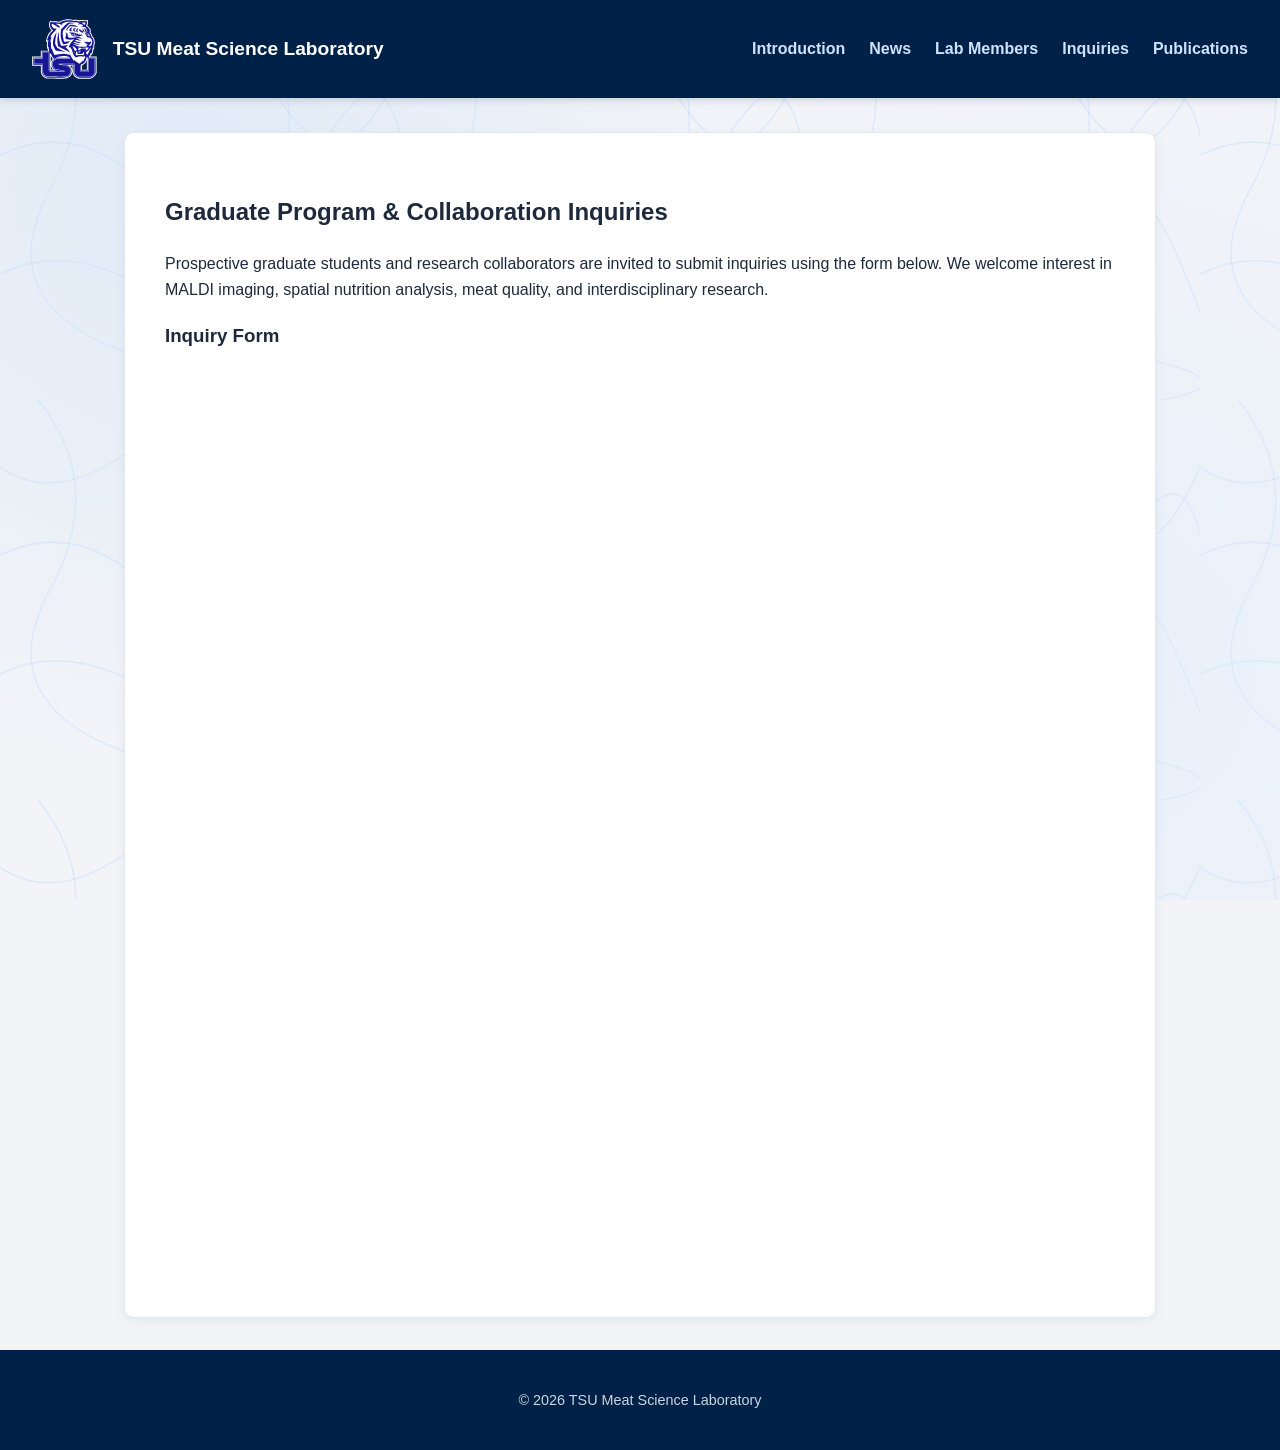
<file: inquiry.html>
<!DOCTYPE html>
<html lang="en">
<head>
  <meta charset="UTF-8">
  <title>TSU Meat Science Laboratory</title>
  <link rel="stylesheet" href="style.css">
  <script src="script.js" defer></script>
</head>
  
<body>
<header id="siteHeader">
  <div class="header-brand" style="display: flex; align-items: center; gap: 1rem;">
    <img src="images/Tennessee_State_Athletics_logo.svg" alt="TSU Logo" class="logo">
    <h1 style="font-size: 1.2rem; margin: 0; color: #ffffff; font-weight: 700; white-space: nowrap;">TSU Meat Science Laboratory</h1>
  </div>
  <nav>
    <ul>
      <li><a href="index.html" class="active">Introduction</a></li>
      <li><a href="news.html">News</a></li>
      <li><a href="members.html">Lab Members</a></li>
      <li><a href="inquiry.html">Inquiries</a></li>
      <li><a href="publications.html">Publications</a></li>
    </ul>
  </nav>
</header>


<main>
  <section>
    <h2>Graduate Program & Collaboration Inquiries</h2>
    <p>
      Prospective graduate students and research collaborators are invited to
      submit inquiries using the form below. We welcome interest in MALDI imaging,
      spatial nutrition analysis, meat quality, and interdisciplinary research.
    </p>
  </section>

  <section>
    <h3>Inquiry Form</h3>

    <!-- Replace FORM_ID with your Google Form embed link -->
    <iframe src="https://docs.google.com/forms/d/e/1FAIpQLSeJ-m70WJKZGVw6PqFKxltyuNn5AKTIzMitqZ0tr5y_y2zW2Q/viewform?embedded=true"
            width="100%" height="900" frameborder="0" marginheight="0" marginwidth="0">
      Loading…
    </iframe>

  </section>
</main>

<footer>
  <p>&copy; 2026 TSU Meat Science Laboratory</p>
</footer>
<!-- Scroll trigger script for transparent sticky header -->
<script>
  window.addEventListener('scroll', () => {
    const header = document.getElementById('siteHeader');
    if (window.scrollY > 40) {
      header.classList.add('scrolled');
    } else {
      header.classList.remove('scrolled');
    }
  });
</script>
</body>
</html>
</file>
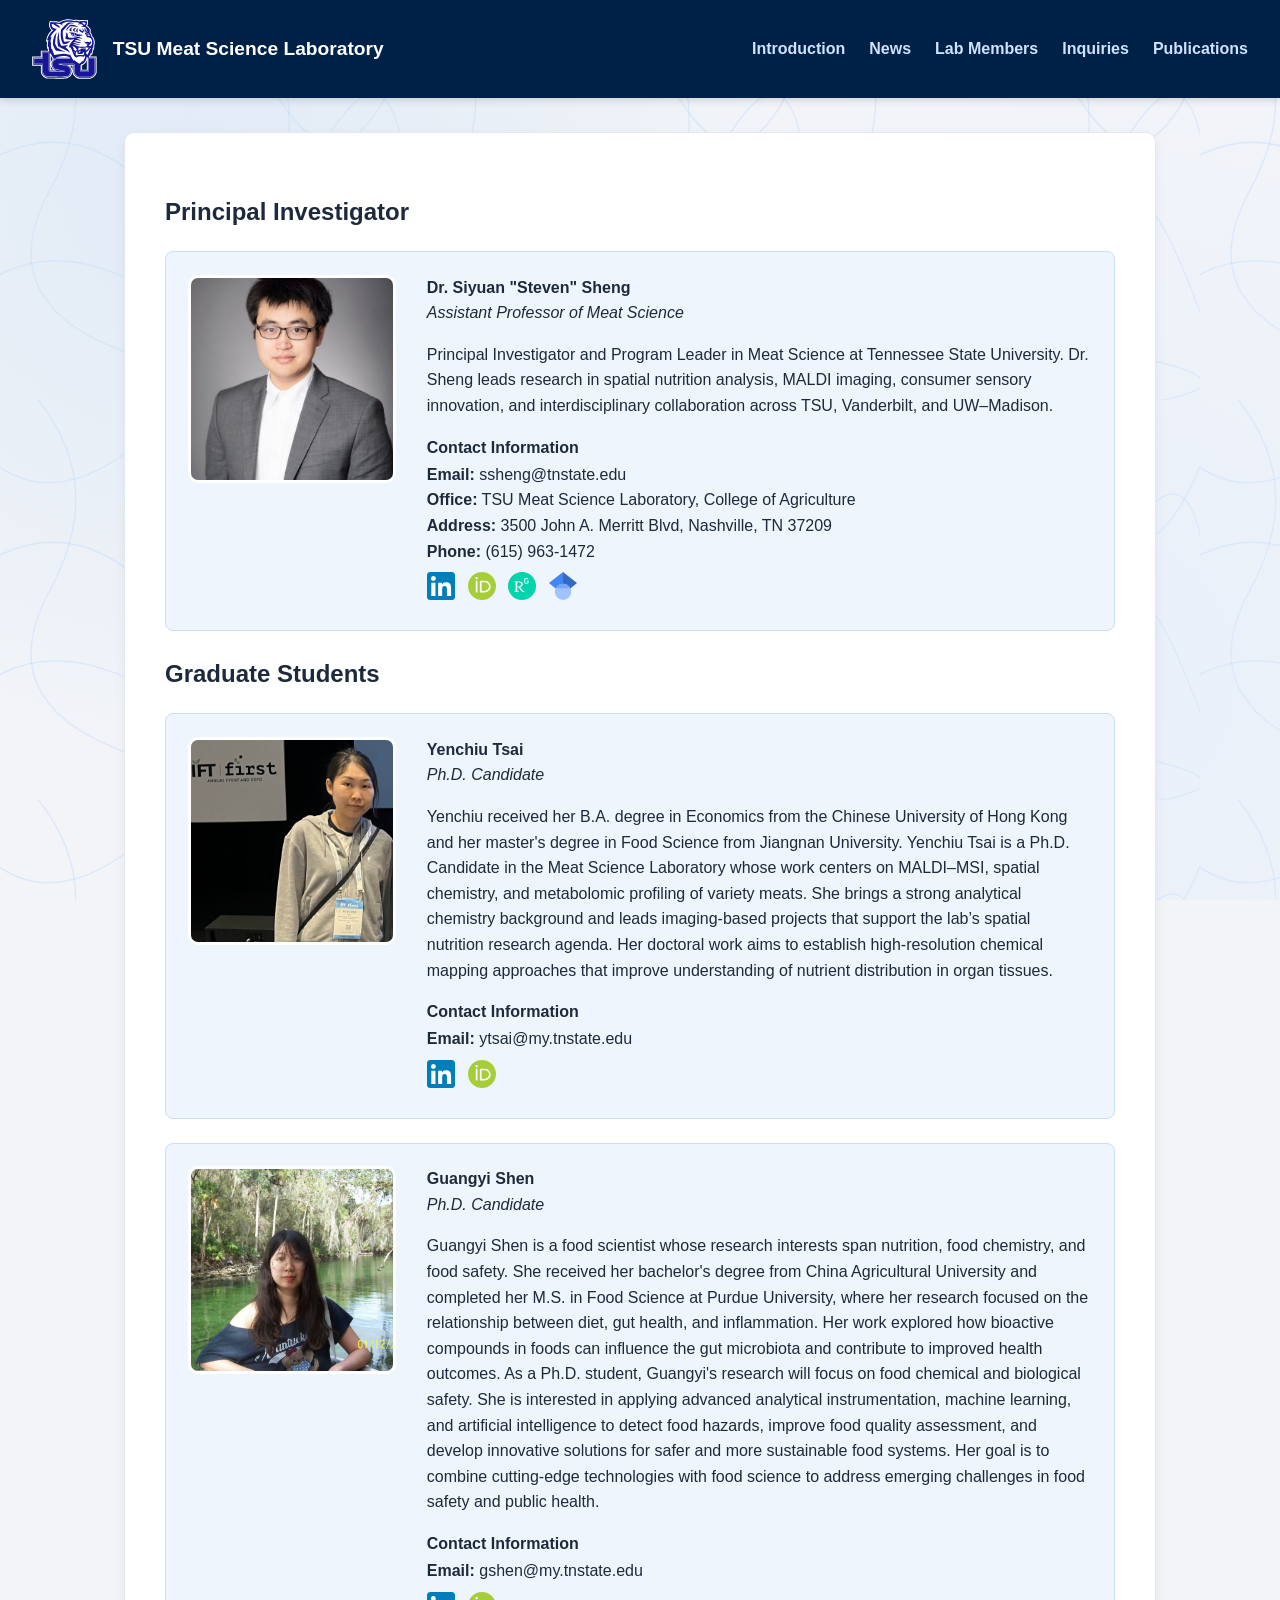
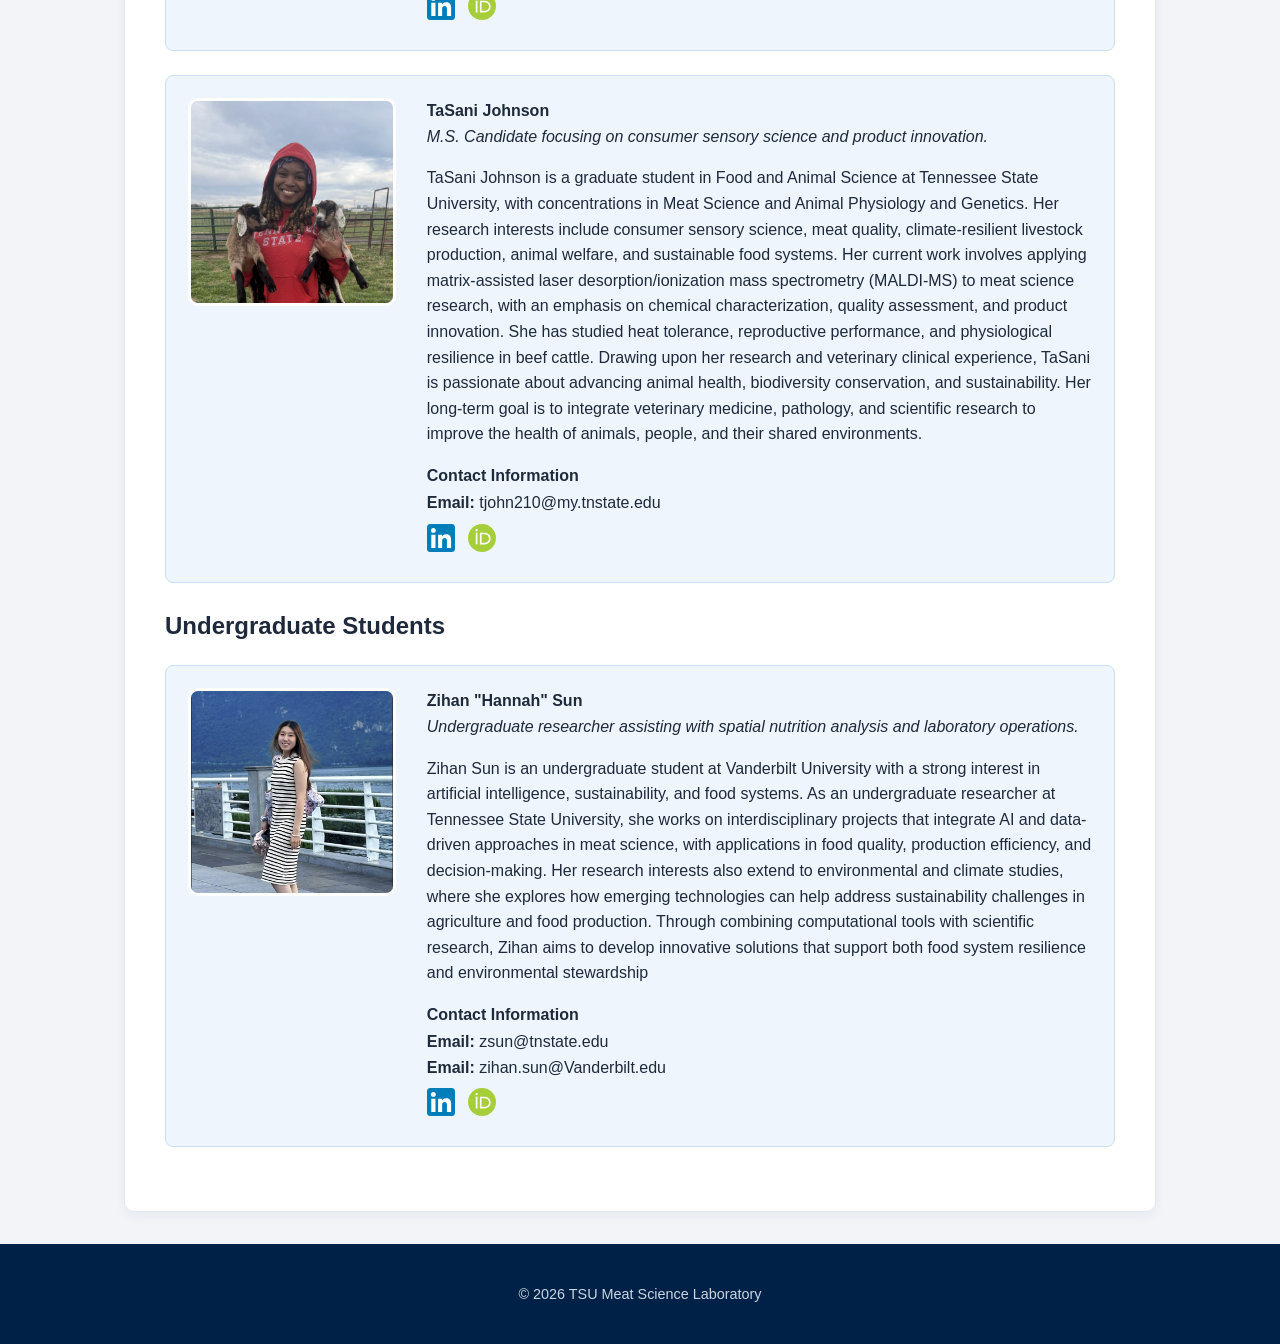
<file: members.html>
<!DOCTYPE html>
<html lang="en">
<head>
  <meta charset="UTF-8">
  <title>TSU Meat Science Laboratory</title>
  <link rel="stylesheet" href="style.css">
  <script src="script.js" defer></script>
</head>
  
<body>
<header id="siteHeader">
  <div class="header-brand" style="display: flex; align-items: center; gap: 1rem;">
    <img src="images/Tennessee_State_Athletics_logo.svg" alt="TSU Logo" class="logo">
    <h1 style="font-size: 1.2rem; margin: 0; color: #ffffff; font-weight: 700; white-space: nowrap;">TSU Meat Science Laboratory</h1>
  </div>
  <nav>
    <ul>
      <li><a href="index.html" class="active">Introduction</a></li>
      <li><a href="news.html">News</a></li>
      <li><a href="members.html">Lab Members</a></li>
      <li><a href="inquiry.html">Inquiries</a></li>
      <li><a href="publications.html">Publications</a></li>
    </ul>
  </nav>
</header>

<main>
<section>
  <h2>Principal Investigator</h2>
  <div class="member-card">
    <img src="images/Sheng.jpg" alt="PI Photo" class="member-photo">
    <div>
      <strong>Dr. Siyuan "Steven" Sheng</strong>
      <br><i>Assistant Professor of Meat Science</i>
      <p>
        Principal Investigator and Program Leader in Meat Science at Tennessee
        State University. Dr. Sheng leads research in spatial nutrition analysis,
        MALDI imaging, consumer sensory innovation, and interdisciplinary
        collaboration across TSU, Vanderbilt, and UW–Madison.
      </p>

      <h4>Contact Information</h4>
      <p>
        <strong>Email:</strong> ssheng@tnstate.edu<br>
        <strong>Office:</strong> TSU Meat Science Laboratory, College of Agriculture<br>
        <strong>Address:</strong> 3500 John A. Merritt Blvd, Nashville, TN 37209<br>
        <strong>Phone:</strong> (615) 963‑1472<br>
      </p>

      <div class="social-links">
        <a href="https://www.linkedin.com/in/siyuansheng/" target="_blank">
          <img src="images/linkedin.svg" alt="LinkedIn" class="social-icon">
        </a>

        <a href="https://orcid.org/0000-0002-2434-0590" target="_blank">
          <img src="images/orcid.svg" alt="ORCID" class="social-icon">
        </a>

        <a href="https://www.researchgate.net/profile/Siyuan-Sheng-2?ev=hdr_xprf" target="_blank">
          <img src="images/rg.svg" alt="ResearchGate" class="social-icon">
        </a>

        <a href="https://scholar.google.com/citations?user=1sIUqeEAAAAJ&hl=en&oi=ao" target="_blank">
          <img src="images/gg.svg" alt="GoogleScholar" class="social-icon">
        </a>
        
      </div>

    </div>
  </div>
</section>

<section>
  <h2>Graduate Students</h2>

  <div class="member-card">
    <img src="images/YC.jpg" class="member-photo" alt="Yenchiu Tsai">
    <div>
      <strong>Yenchiu Tsai</strong>
      <br><i>Ph.D. Candidate </i>
      <p>
      Yenchiu received her B.A. degree in Economics from the Chinese University of Hong Kong and her master's degree in Food Science from Jiangnan University.
      Yenchiu Tsai is a Ph.D. Candidate in the Meat Science Laboratory whose work centers on MALDI–MSI, 
      spatial chemistry, and metabolomic profiling of variety meats. She brings a strong analytical chemistry 
      background and leads imaging‑based projects that support the lab’s spatial nutrition research agenda. 
      Her doctoral work aims to establish high‑resolution chemical mapping approaches that improve understanding of nutrient distribution in organ tissues.
      </p>

      <h4>Contact Information</h4>
      <p>
        <strong>Email:</strong> ytsai@my.tnstate.edu<br>
      </p>
      
      <div class="social-links">
        <a href="https://www.linkedin.com/in/yenchiu-tsai-5b58a6a2/" target="_blank">
          <img src="images/linkedin.svg" alt="LinkedIn" class="social-icon">
        </a>
        <a href="https://orcid.org/0009-0000-2608-1732" target="_blank">
          <img src="images/orcid.svg" alt="ORCID" class="social-icon">
        </a>
      </div>
    </div>
  </div>

  <div class="member-card">
    <img src="images/SGY.jpeg" class="member-photo" alt="Guangyi Shen">
    <div>
      <strong>Guangyi Shen</strong>
      <br><i>Ph.D. Candidate</i>
      <p>
      Guangyi Shen is a food scientist whose research interests span nutrition, food chemistry, and food safety. 
      She received her bachelor's degree from China Agricultural University and completed her M.S. in Food Science at Purdue University, 
      where her research focused on the relationship between diet, gut health, and inflammation. 
      Her work explored how bioactive compounds in foods can influence the gut microbiota and contribute to improved health outcomes.
      As a Ph.D. student, Guangyi's research will focus on food chemical and biological safety. 
      She is interested in applying advanced analytical instrumentation, machine learning, and artificial intelligence to detect food hazards, improve food quality assessment, and develop innovative solutions for safer and more sustainable food systems. 
      Her goal is to combine cutting-edge technologies with food science to address emerging challenges in food safety and public health.
      </p>

      <h4>Contact Information</h4>
      <p>
        <strong>Email:</strong> gshen@my.tnstate.edu<br>
      </p>
      
      <div class="social-links">
        <a href="https://www.linkedin.com/in/guangyi-shen-b05a9a372/" target="_blank">
          <img src="images/linkedin.svg" alt="LinkedIn" class="social-icon">
        </a>
        <a href="https://orcid.org/0009-0001-7905-5252" target="_blank">
          <img src="images/orcid.svg" alt="ORCID" class="social-icon">
        </a>
      </div>
    </div>
  </div>

  <div class="member-card">
    <img src="images/Tasani.JPG" class="member-photo" alt="TaSani Johnson">
    <div>
      <strong>TaSani Johnson</strong>
      <br><i>M.S. Candidate focusing on consumer sensory science and product innovation.</i>
      <p>
      TaSani Johnson is a graduate student in Food and Animal Science at Tennessee State University, with concentrations in Meat Science and Animal Physiology and Genetics. Her research interests include consumer sensory science, meat quality, climate-resilient livestock production, animal welfare, and sustainable food systems. Her current work involves applying matrix-assisted laser desorption/ionization mass spectrometry (MALDI-MS) to meat science research, with an emphasis on chemical characterization, quality assessment, and product innovation. She has studied heat tolerance, reproductive performance, and physiological resilience in beef cattle. Drawing upon her research and veterinary clinical experience, TaSani is passionate about advancing animal health, biodiversity conservation, and sustainability. Her long-term goal is to integrate veterinary medicine, pathology, and scientific research to improve the health of animals, people, and their shared environments.
      </p>
      <h4>Contact Information</h4>
      <p>
        <strong>Email:</strong> tjohn210@my.tnstate.edu<br>
      </p>
      
      <div class="social-links">
        <a href="https://www.linkedin.com/in/tasani-johnson-57461a406/" target="_blank">
          <img src="images/linkedin.svg" alt="LinkedIn" class="social-icon">
        </a>
        <a href="https://orcid.org/YOUR-ORCID-TASANI" target="_blank">
          <img src="images/orcid.svg" alt="ORCID" class="social-icon">
        </a>
      </div>
    </div>
  </div>


<section>
  <h2>Undergraduate Students</h2>

  <div class="member-card">
    <img src="images/Zihan.jpg" class="member-photo" alt="Zihan Sun">
    <div>
      <strong>Zihan "Hannah" Sun</strong>
      <br><i>Undergraduate researcher assisting with spatial nutrition analysis and laboratory operations.</i>
      <p>
      Zihan Sun is an undergraduate student at Vanderbilt University with a strong interest in artificial intelligence, sustainability, and food systems. As an undergraduate researcher at Tennessee State University, she works on interdisciplinary projects that integrate AI and data-driven approaches in meat science, with applications in food quality, production efficiency, and decision-making. Her research interests also extend to environmental and climate studies, where she explores how emerging technologies can help address sustainability challenges in agriculture and food production. Through combining computational tools with scientific research, Zihan aims to develop innovative solutions that support both food system resilience and environmental stewardship
      <h4>Contact Information</h4>
      <p>
        <strong>Email:</strong> zsun@tnstate.edu<br>
        <strong>Email:</strong> zihan.sun@Vanderbilt.edu<br>
      </p>
      <div class="social-links">
        <a href="https://www.linkedin.com/in/zihan-sun-a57b81300/" target="_blank">
          <img src="images/linkedin.svg" alt="LinkedIn" class="social-icon">
        </a>
        <a href="https://orcid.org/0009-0008-1053-2285/" target="_blank">
          <img src="images/orcid.svg" alt="ORCID" class="social-icon">
        </a>
      </div>
    </div>
  </div>

</section>

</main>

<footer>
  <p>&copy; 2026 TSU Meat Science Laboratory</p>
</footer>
<!-- Scroll trigger script for transparent sticky header -->
<script>
  window.addEventListener('scroll', () => {
    const header = document.getElementById('siteHeader');
    if (window.scrollY > 40) {
      header.classList.add('scrolled');
    } else {
      header.classList.remove('scrolled');
    }
  });
</script>
</body>
</html>
</file>
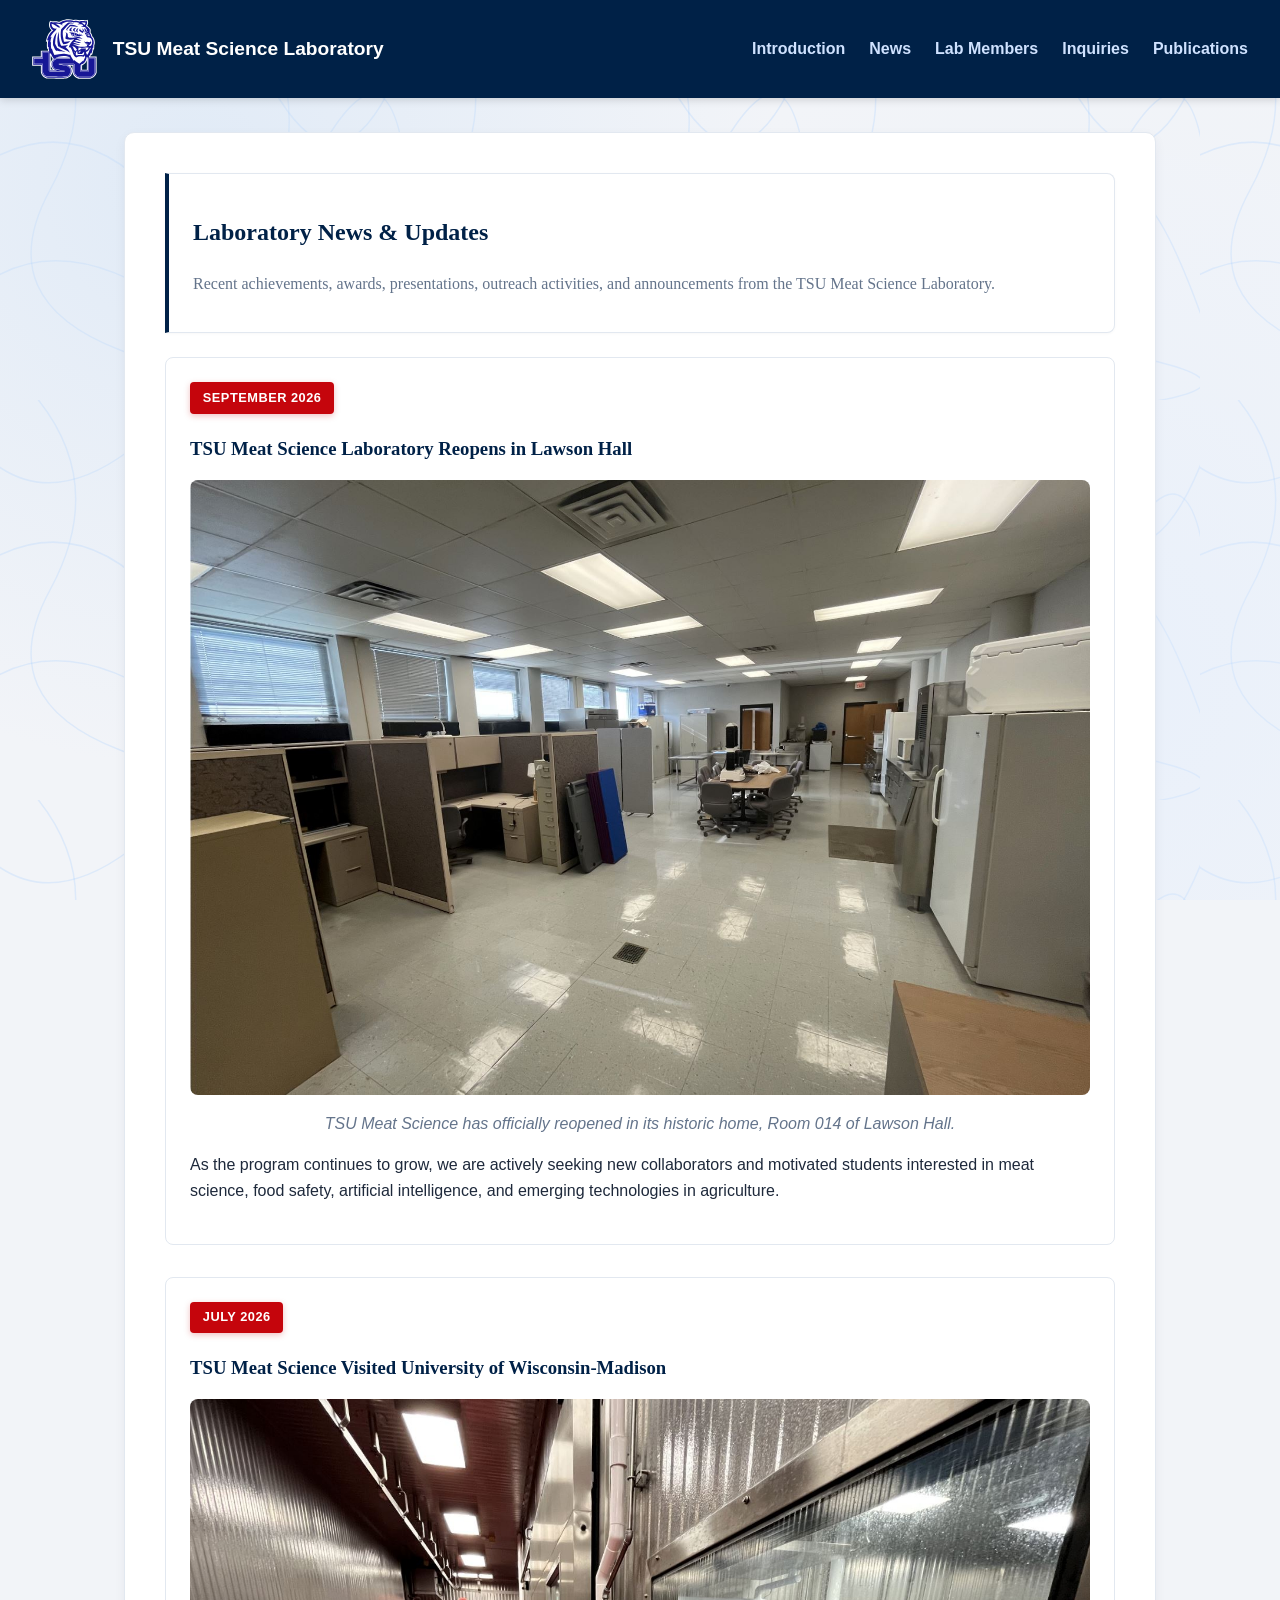
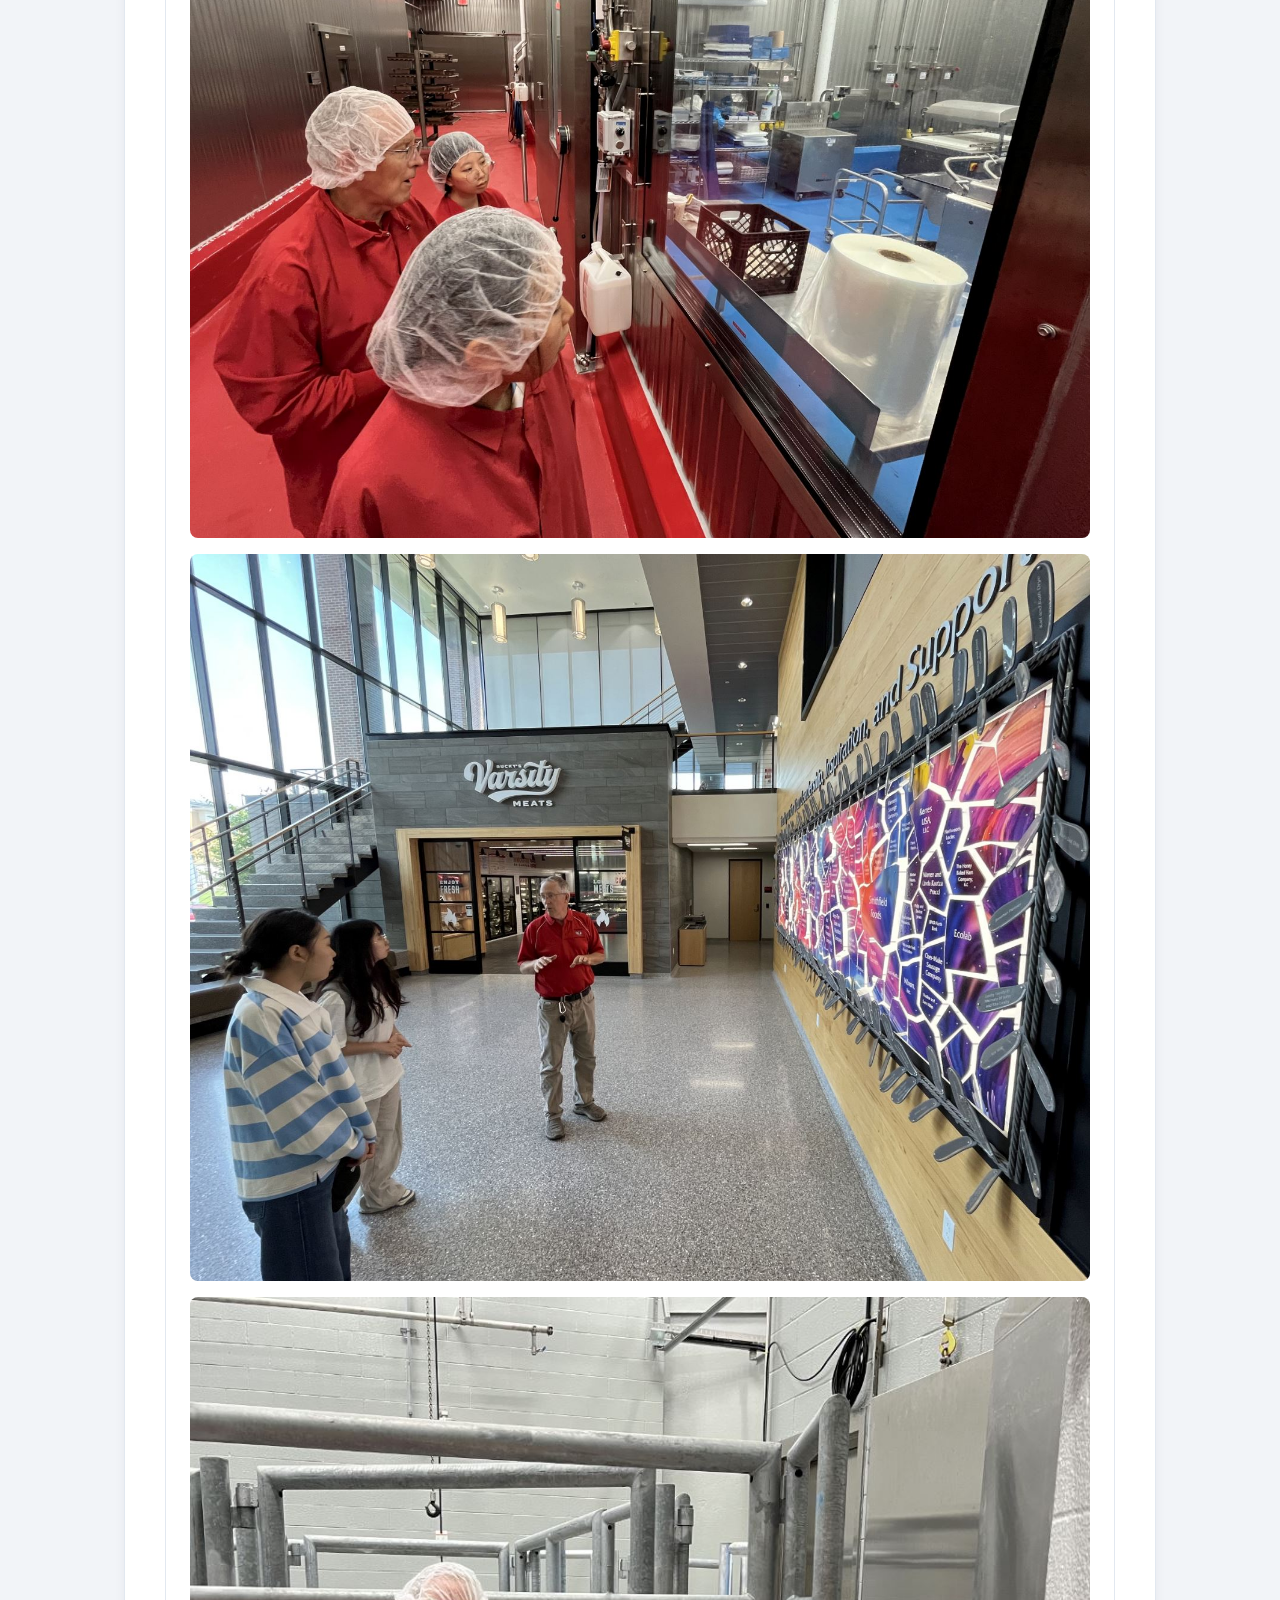
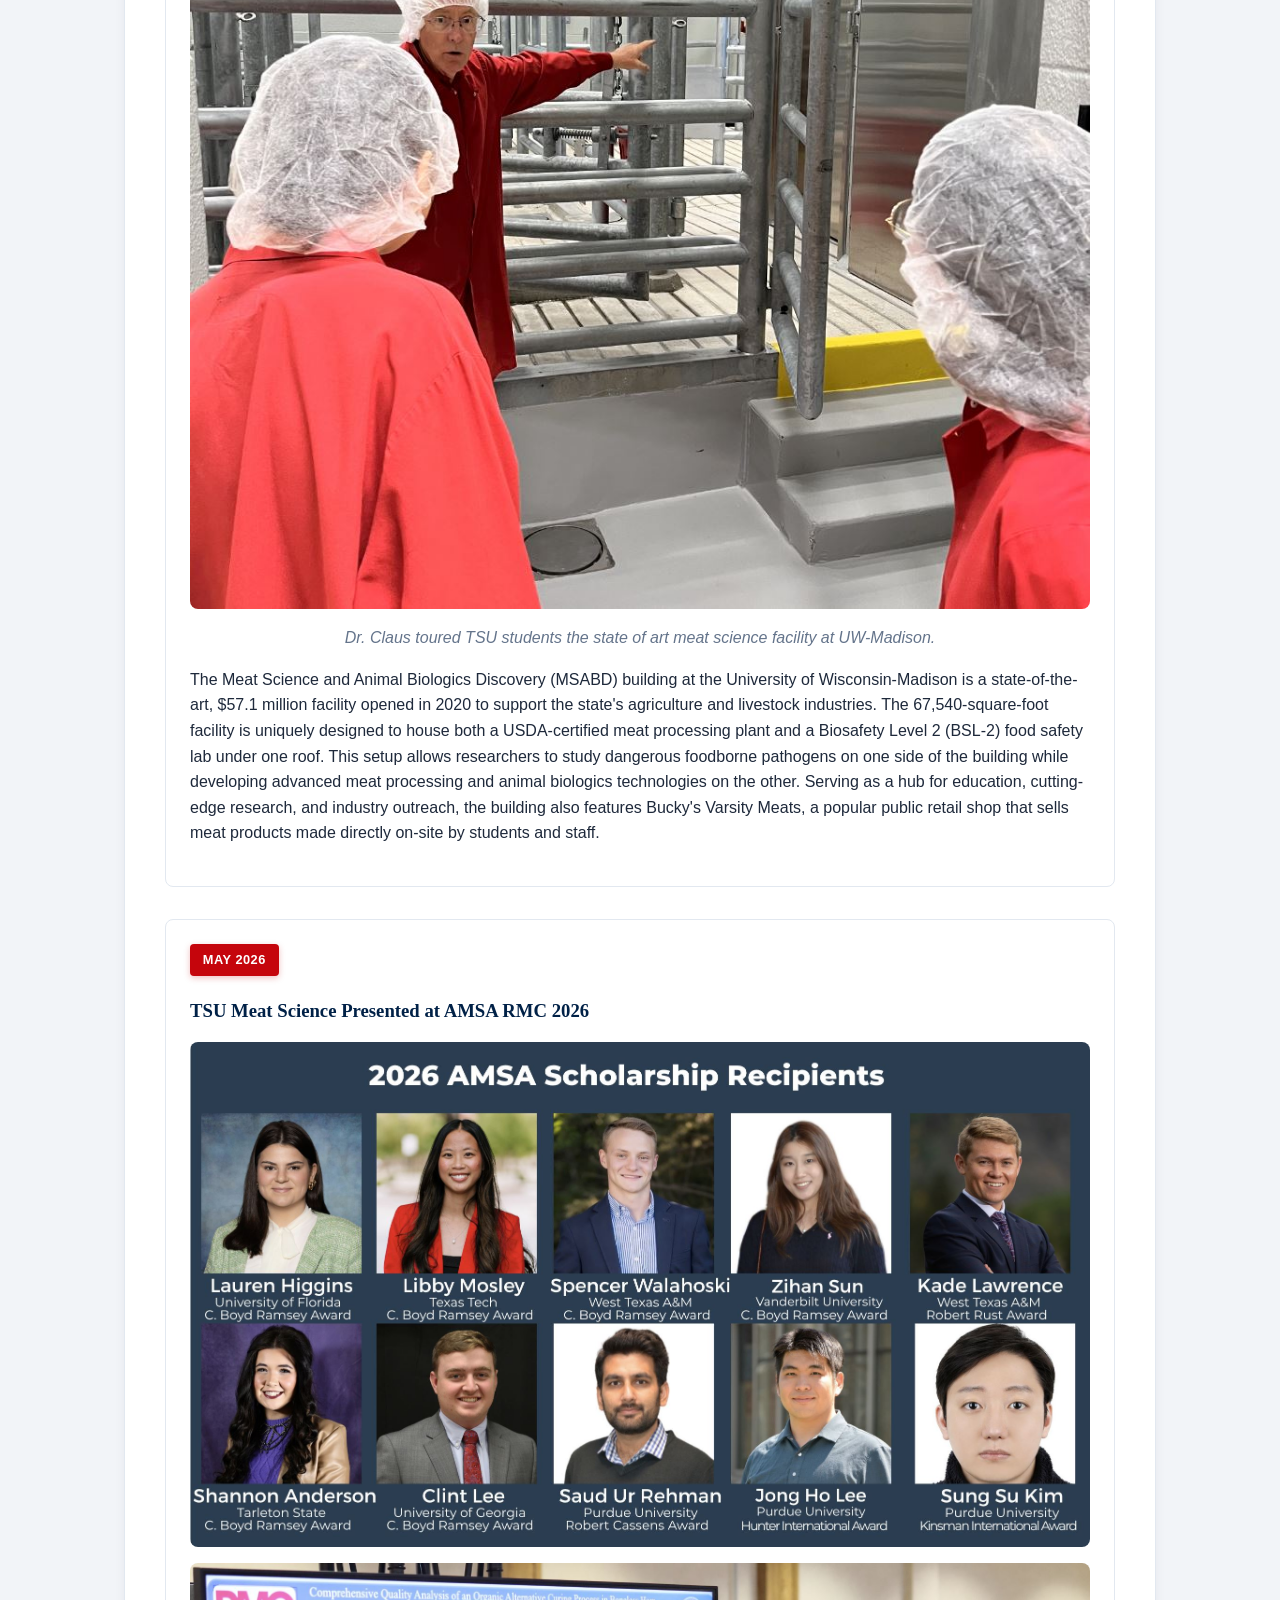
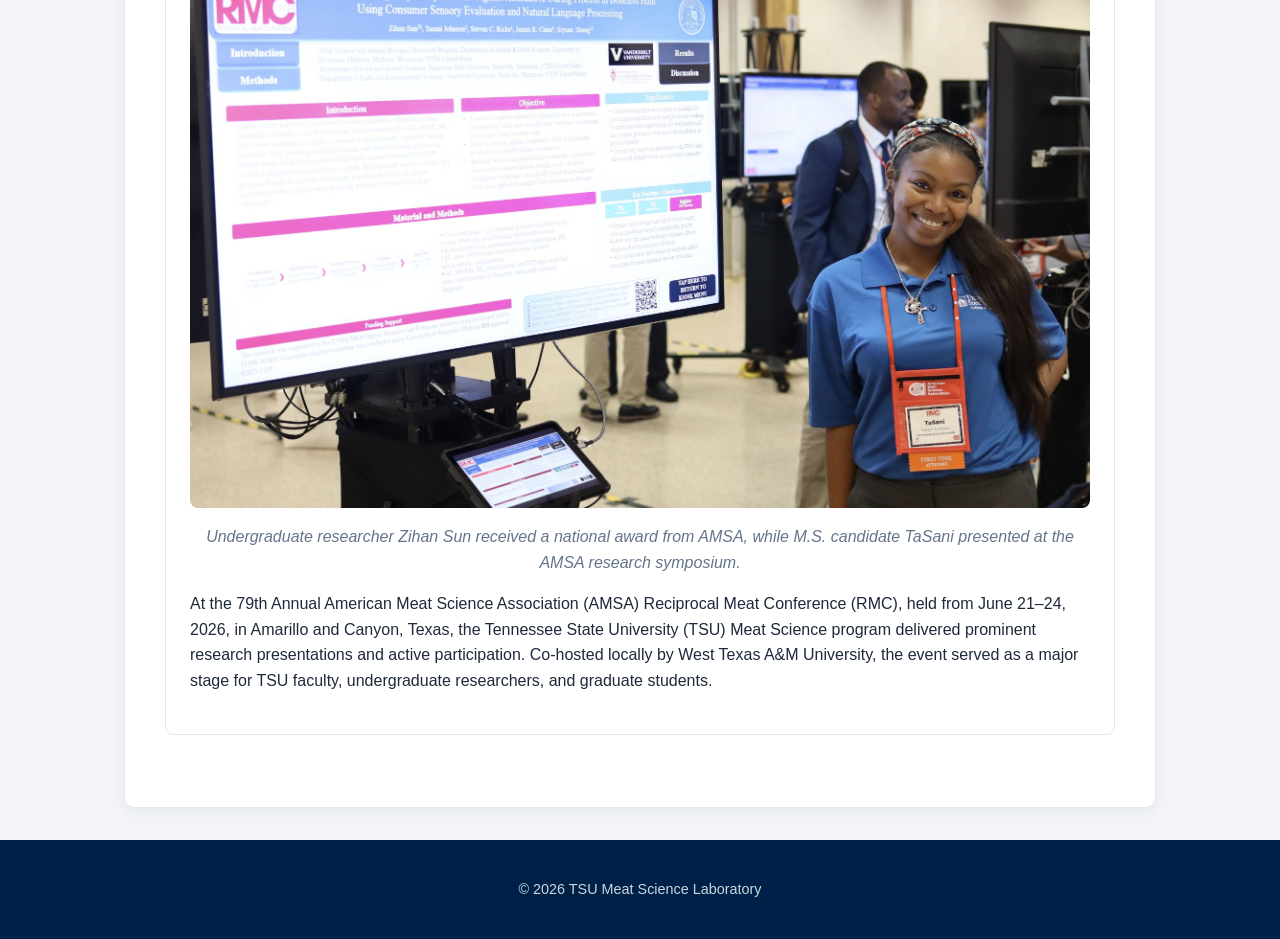
<file: news.html>
<!DOCTYPE html>
<html lang="en">
<head>
  <meta charset="UTF-8">
  <title>TSU Meat Science Laboratory</title>
  <link rel="stylesheet" href="style.css">
  <script src="script.js" defer></script>
</head>
  
<body>
<header id="siteHeader">
  <div class="header-brand" style="display: flex; align-items: center; gap: 1rem;">
    <img src="images/Tennessee_State_Athletics_logo.svg" alt="TSU Logo" class="logo">
    <h1 style="font-size: 1.2rem; margin: 0; color: #ffffff; font-weight: 700; white-space: nowrap;">TSU Meat Science Laboratory</h1>
  </div>
  <nav>
    <ul>
      <li><a href="index.html" class="active">Introduction</a></li>
      <li><a href="news.html">News</a></li>
      <li><a href="members.html">Lab Members</a></li>
      <li><a href="inquiry.html">Inquiries</a></li>
      <li><a href="publications.html">Publications</a></li>
    </ul>
  </nav>
</header>


<main>

  <section class="publication-card">
    <h2 style="font-family: Georgia, serif; color: var(--primary-navy);">
      Laboratory News &amp; Updates
    </h2>

    <p style="color: var(--text-muted);">
      Recent achievements, awards, presentations, outreach activities, and
      announcements from the TSU Meat Science Laboratory.
    </p>
  </section>

<div class="news-card">
    <span class="news-date">September 2026</span>

    <h3 class="news-title">
        TSU Meat Science Laboratory Reopens in Lawson Hall
    </h3>
    <div class="news-image">
        <img src="images/Lawson.JPG" alt="TSU Meat Science Laboratory in Lawson Hall" class="news-image">
    </div>
    <div class="news-caption">
        TSU Meat Science has officially reopened in its historic home, Room 014 of Lawson Hall.
    </div>
    <p>
        As the program continues to grow, we are actively seeking new collaborators and motivated students interested in meat science, food safety, artificial intelligence, and emerging technologies in agriculture.
    </p>
</div>
  
<div class="news-card">
    <span class="news-date">July 2026</span>
    <h3 class="news-title">
        TSU Meat Science Visited University of Wisconsin-Madison
    </h3>
    <div class="news-image">
        <img src="images/uw1.jpg" alt="UW-Madison Dr Claus1" class="news-image">
        <img src="images/uw2.jpg" alt="UW-Madison Dr Claus2" class="news-image">
        <img src="images/uw3.JPG" alt="UW-Madison Dr Claus3" class="news-image">
    </div>
    <div class="news-caption">
        Dr. Claus toured TSU students the state of art meat science facility at UW-Madison.
    </div>
    <p>
        The Meat Science and Animal Biologics Discovery (MSABD) building at the University of Wisconsin-Madison is a state-of-the-art, $57.1 million facility opened in 2020 to support the state's agriculture and livestock industries. The 67,540-square-foot facility is uniquely designed to house both a USDA-certified meat processing plant and a Biosafety Level 2 (BSL-2) food safety lab under one roof. This setup allows researchers to study dangerous foodborne pathogens on one side of the building while developing advanced meat processing and animal biologics technologies on the other. Serving as a hub for education, cutting-edge research, and industry outreach, the building also features Bucky's Varsity Meats, a popular public retail shop that sells meat products made directly on-site by students and staff.
    </p>
</div>


<div class="news-card">
    <span class="news-date">May 2026</span>
    <h3 class="news-title">
        TSU Meat Science Presented at AMSA RMC 2026
    </h3>
    <div class="news-image">
        <img src="images/zihanamsa.jpg" alt="Undergraduate researcher Zihan Sun presenting research at AMSA RMC 2026" class="news-image">
        <img src="images/taamsa.JPG" alt="Undergraduate researcher Zihan Sun presenting research at AMSA RMC 20262" class="news-image">
    </div>
    <div class="news-caption">
        Undergraduate researcher Zihan Sun received a national award from AMSA, while M.S. candidate TaSani presented at the AMSA research symposium. 
    </div>
    <p>
        At the 79th Annual American Meat Science Association (AMSA) Reciprocal Meat Conference (RMC), held from June 21–24, 2026, in Amarillo and Canyon, Texas, the Tennessee State University (TSU) Meat Science program delivered prominent research presentations and active participation. Co-hosted locally by West Texas A&M University, the event served as a major stage for TSU faculty, undergraduate researchers, and graduate students.
    </p>
</div>


</main>

<footer>
  <p>&copy; 2026 TSU Meat Science Laboratory</p>
</footer>

<script>
window.addEventListener('scroll', () => {
  const header = document.getElementById('siteHeader');
  if (window.scrollY > 40) {
    header.classList.add('scrolled');
  } else {
    header.classList.remove('scrolled');
  }
});
</script>

</body>
</html>
</file>
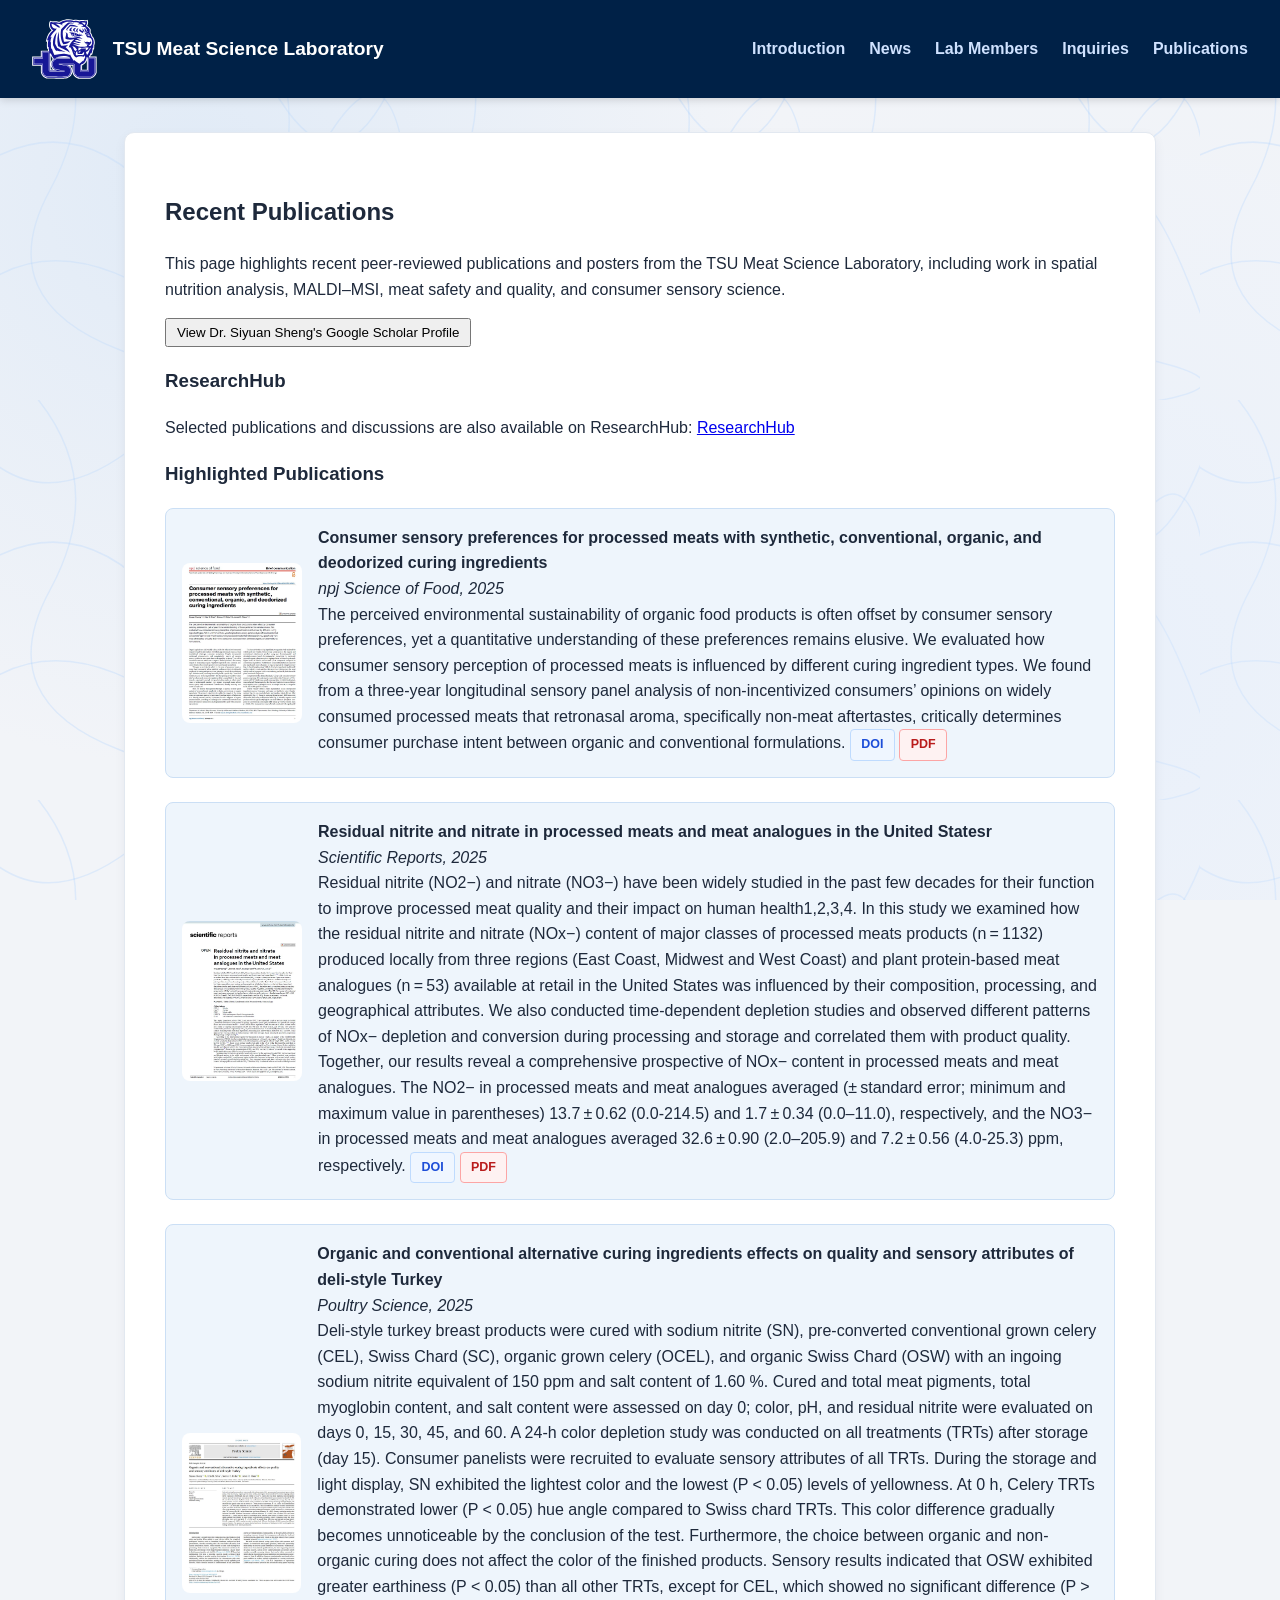
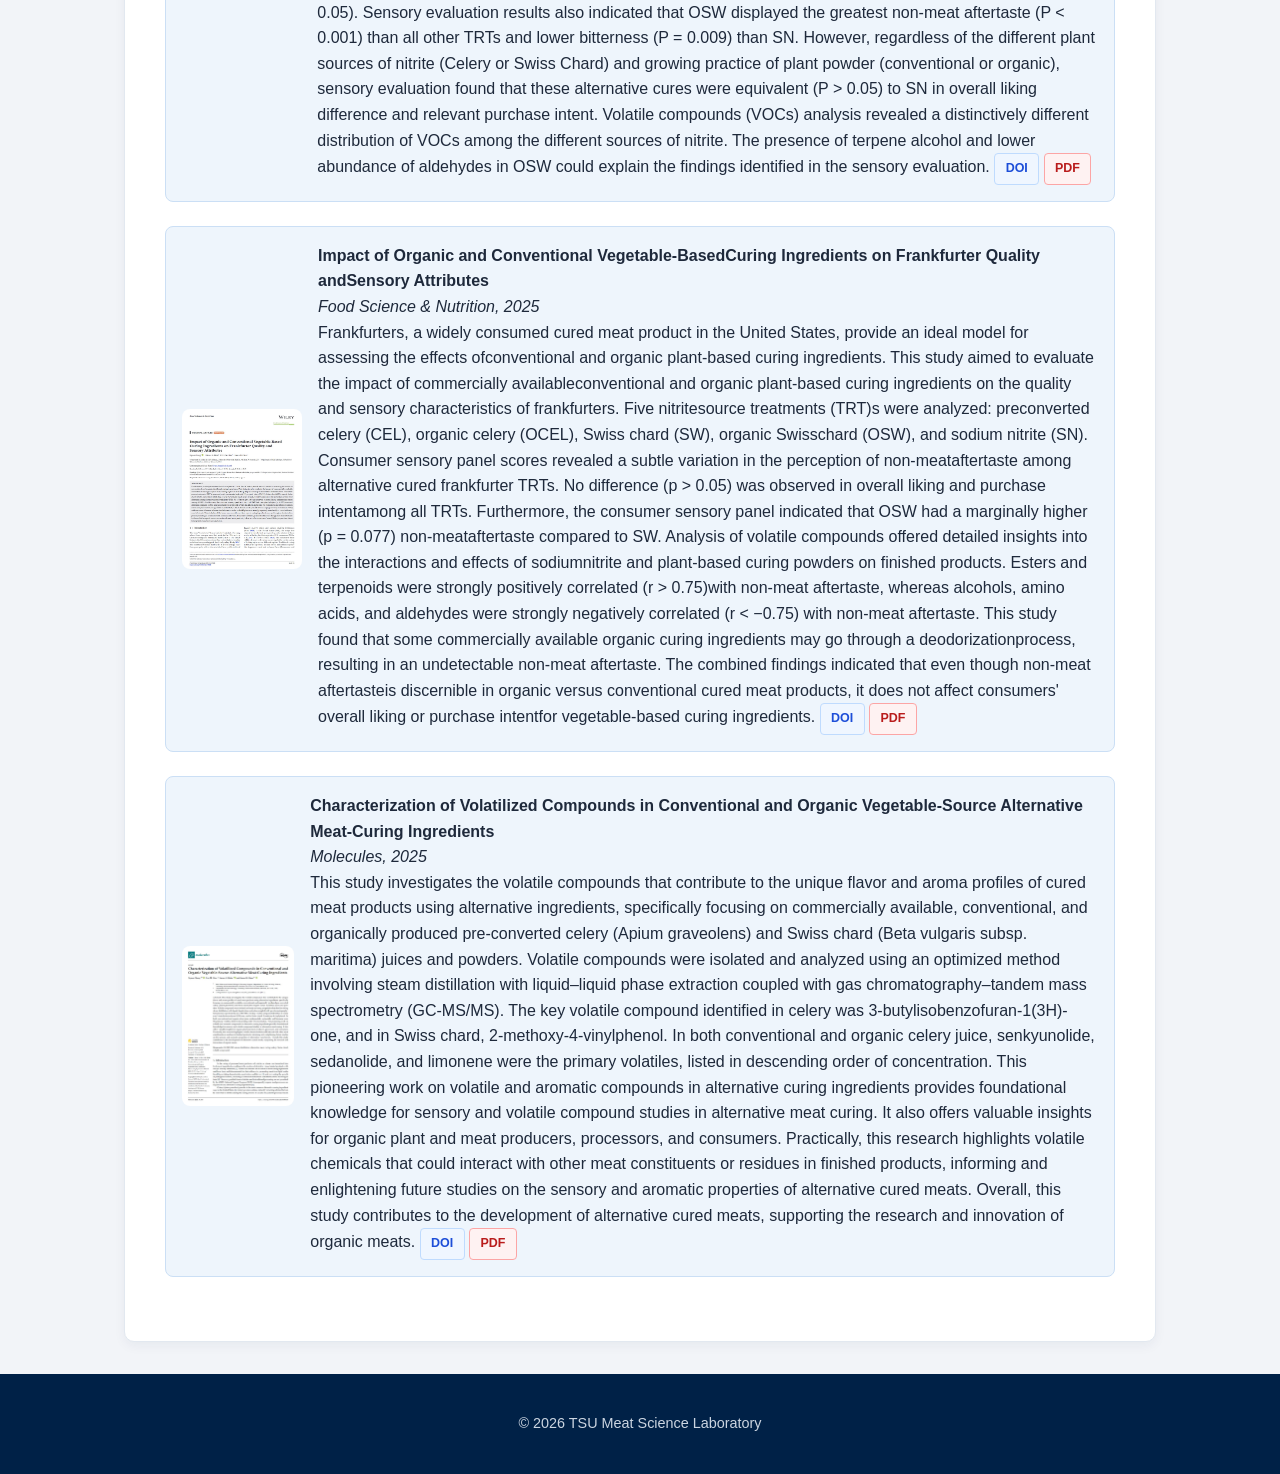
<file: publications.html>
<!DOCTYPE html>
<html lang="en">
<head>
  <meta charset="UTF-8">
  <title>TSU Meat Science Laboratory</title>
  <link rel="stylesheet" href="style.css">
  <script src="script.js" defer></script>
</head>
  
<body>
<header id="siteHeader">
  <div class="header-brand" style="display: flex; align-items: center; gap: 1rem;">
    <img src="images/Tennessee_State_Athletics_logo.svg" alt="TSU Logo" class="logo">
    <h1 style="font-size: 1.2rem; margin: 0; color: #ffffff; font-weight: 700; white-space: nowrap;">TSU Meat Science Laboratory</h1>
  </div>
  <nav>
    <ul>
      <li><a href="index.html" class="active">Introduction</a></li>
      <li><a href="news.html">News</a></li>
      <li><a href="members.html">Lab Members</a></li>
      <li><a href="inquiry.html">Inquiries</a></li>
      <li><a href="publications.html">Publications</a></li>
    </ul>
  </nav>
</header>


<main>
  <section>
    <h2>Recent Publications</h2>
    <p>
      This page highlights recent peer‑reviewed publications and posters from the TSU Meat Science Laboratory,
      including work in spatial nutrition analysis, MALDI–MSI, meat safety and quality, and consumer sensory science.
    </p>
  </section>


  <section>
    <!-- Styled link to open Siyuan Sheng's specific Google Scholar Page -->
    <a href="https://scholar.google.com/citations?user=1sIUqeEAAAAJ&hl=en" target="_blank" style="text-decoration: none;">
      <button type="button" style="cursor: pointer; padding: 5px 10px;">
        View Dr. Siyuan Sheng's Google Scholar Profile
      </button>
    </a>
  </section>
    
  <section>
    <h3>ResearchHub</h3>
    <p>
      Selected publications and discussions are also available on ResearchHub:
      <a href="https://www.researchgate.net/profile/Siyuan-Sheng-2?ev=hdr_xprf" target="_blank">ResearchHub</a>
    </p>
  </section>

  <section>
    <h3>Highlighted Publications</h3>

    <div class="pub-card">
      <img src="images/npj.jpg" class="pub-photo" alt="Publication Image">
      <div>
        <strong>Consumer sensory preferences for processed meats with synthetic, conventional, organic, and deodorized curing ingredients</strong><br>
        <em>npj Science of Food, 2025</em><br>
         The perceived environmental sustainability of organic food products is often offset by consumer sensory preferences, yet a quantitative understanding of these preferences remains elusive. We evaluated how consumer sensory perception of processed meats is influenced by different curing ingredient types. We found from a three-year longitudinal sensory panel analysis of non-incentivized consumers’ opinions on widely consumed processed meats that retronasal aroma, specifically non-meat aftertastes, critically determines consumer purchase intent between organic and conventional formulations.
        <a href="https://doi.org/10.1038/s41538-025-00545-1" class="pub-badge doi" target="_blank" rel="noopener noreferrer">
        DOI
        </a>
        <a href="papers/npj.pdf" class="pub-badge pdf" target="_blank" rel="noopener noreferrer">
          PDF
        </a>
      </div>
    </div>

    <div class="pub-card">
      <img src="images/sr.jpg" class="pub-photo" alt="Publication Image">
      <div>
        <strong>Residual nitrite and nitrate in processed meats and meat analogues in the United Statesr</strong><br>
        <em>Scientific Reports, 2025</em><br>
         Residual nitrite (NO2−) and nitrate (NO3−) have been widely studied in the past few decades for their function to improve processed meat quality and their impact on human health1,2,3,4. In this study we examined how the residual nitrite and nitrate (NOx−) content of major classes of processed meats products (n = 1132) produced locally from three regions (East Coast, Midwest and West Coast) and plant protein-based meat analogues (n = 53) available at retail in the United States was influenced by their composition, processing, and geographical attributes. We also conducted time-dependent depletion studies and observed different patterns of NOx− depletion and conversion during processing and storage and correlated them with product quality. Together, our results reveal a comprehensive prospective of NOx− content in processed meats and meat analogues. The NO2− in processed meats and meat analogues averaged (± standard error; minimum and maximum value in parentheses) 13.7 ± 0.62 (0.0-214.5) and 1.7 ± 0.34 (0.0–11.0), respectively, and the NO3− in processed meats and meat analogues averaged 32.6 ± 0.90 (2.0–205.9) and 7.2 ± 0.56 (4.0-25.3) ppm, respectively.
        <a href="https://doi.org/10.1038/s41598-025-87563-x" class="pub-badge doi" target="_blank" rel="noopener noreferrer">
        DOI
        </a>
        <a href="papers/SR.pdf" class="pub-badge pdf" target="_blank" rel="noopener noreferrer">
          PDF
        </a>
      </div>
    </div>
    
    <div class="pub-card">
      <img src="images/psc.jpg" class="pub-photo" alt="Publication Image">
      <div>
        <strong>Organic and conventional alternative curing ingredients effects on quality and sensory attributes of deli-style Turkey</strong><br>
        <em>Poultry Science, 2025</em><br>
         Deli-style turkey breast products were cured with sodium nitrite (SN), pre-converted conventional grown celery (CEL), Swiss Chard (SC), organic grown celery (OCEL), and organic Swiss Chard (OSW) with an ingoing sodium nitrite equivalent of 150 ppm and salt content of 1.60 %. Cured and total meat pigments, total myoglobin content, and salt content were assessed on day 0; color, pH, and residual nitrite were evaluated on days 0, 15, 30, 45, and 60. A 24-h color depletion study was conducted on all treatments (TRTs) after storage (day 15). Consumer panelists were recruited to evaluate sensory attributes of all TRTs. During the storage and light display, SN exhibited the lightest color and the lowest (P < 0.05) levels of yellowness. At 0 h, Celery TRTs demonstrated lower (P < 0.05) hue angle compared to Swiss chard TRTs. This color difference gradually becomes unnoticeable by the conclusion of the test. Furthermore, the choice between organic and non-organic curing does not affect the color of the finished products. Sensory results indicated that OSW exhibited greater earthiness (P < 0.05) than all other TRTs, except for CEL, which showed no significant difference (P > 0.05). Sensory evaluation results also indicated that OSW displayed the greatest non-meat aftertaste (P < 0.001) than all other TRTs and lower bitterness (P = 0.009) than SN. However, regardless of the different plant sources of nitrite (Celery or Swiss Chard) and growing practice of plant powder (conventional or organic), sensory evaluation found that these alternative cures were equivalent (P > 0.05) to SN in overall liking difference and relevant purchase intent. Volatile compounds (VOCs) analysis revealed a distinctively different distribution of VOCs among the different sources of nitrite. The presence of terpene alcohol and lower abundance of aldehydes in OSW could explain the findings identified in the sensory evaluation.
        <a href="https://doi.org/10.1016/j.psj.2025.105370" class="pub-badge doi" target="_blank" rel="noopener noreferrer">
        DOI
        </a>
        <a href="papers/PSC.pdf" class="pub-badge pdf" target="_blank" rel="noopener noreferrer">
          PDF
        </a>
      </div>
    </div>

    <div class="pub-card">
      <img src="images/frank.jpg" class="pub-photo" alt="Publication Image">
      <div>
        <strong>Impact of Organic and Conventional Vegetable-BasedCuring Ingredients on Frankfurter Quality andSensory Attributes</strong><br>
        <em>Food Science & Nutrition, 2025</em><br>
         Frankfurters, a widely consumed cured meat product in the United States, provide an ideal model for assessing the effects ofconventional and organic plant-based curing ingredients. This study aimed to evaluate the impact of commercially availableconventional and organic plant-based curing ingredients on the quality and sensory characteristics of frankfurters. Five nitritesource treatments (TRT)s were analyzed: preconverted celery (CEL), organic celery (OCEL), Swiss chard (SW), organic Swisschard (OSW), and sodium nitrite (SN). Consumer sensory panel scores revealed a subtle variation in the perception of non-meataftertaste among alternative cured frankfurter TRTs. No difference (p > 0.05) was observed in overall liking and purchase intentamong all TRTs. Furthermore, the consumer sensory panel indicated that OSW had a marginally higher (p = 0.077) non-meataftertaste compared to SW. Analysis of volatile compounds offered detailed insights into the interactions and effects of sodiumnitrite and plant-based curing powders on finished products. Esters and terpenoids were strongly positively correlated (r > 0.75)with non-meat aftertaste, whereas alcohols, amino acids, and aldehydes were strongly negatively correlated (r < −0.75) with non-meat aftertaste. This study found that some commercially available organic curing ingredients may go through a deodorizationprocess, resulting in an undetectable non-meat aftertaste. The combined findings indicated that even though non-meat aftertasteis discernible in organic versus conventional cured meat products, it does not affect consumers' overall liking or purchase intentfor vegetable-based curing ingredients.
        <a href="https://doi.org/10.1002/fsn3.70148" class="pub-badge doi" target="_blank" rel="noopener noreferrer">
        DOI
        </a>
        <a href="papers/frank.pdf" class="pub-badge pdf" target="_blank" rel="noopener noreferrer">
          PDF
        </a>
      </div>
    </div>

    <div class="pub-card">
      <img src="images/mca.JPG" class="pub-photo" alt="Publication Image">
      <div>
        <strong>Characterization of Volatilized Compounds in Conventional and Organic Vegetable-Source Alternative Meat-Curing Ingredients</strong><br>
        <em>Molecules, 2025</em><br>
         This study investigates the volatile compounds that contribute to the unique flavor and aroma profiles of cured meat products using alternative ingredients, specifically focusing on commercially available, conventional, and organically produced pre-converted celery (Apium graveolens) and Swiss chard (Beta vulgaris subsp. maritima) juices and powders. Volatile compounds were isolated and analyzed using an optimized method involving steam distillation with liquid–liquid phase extraction coupled with gas chromatography–tandem mass spectrometry (GC-MS/MS). The key volatile compound identified in celery was 3-butylisobenzofuran-1(3H)-one, and in Swiss chard, 2-methoxy-4-vinylphenol. In both conventional and organic celery juice, senkyunolide, sedanolide, and limonene were the primary volatiles, listed in descending order of concentration. This pioneering work on volatile and aromatic compounds in alternative curing ingredients provides foundational knowledge for sensory and volatile compound studies in alternative meat curing. It also offers valuable insights for organic plant and meat producers, processors, and consumers. Practically, this research highlights volatile chemicals that could interact with other meat constituents or residues in finished products, informing and enlightening future studies on the sensory and aromatic properties of alternative cured meats. Overall, this study contributes to the development of alternative cured meats, supporting the research and innovation of organic meats.
        <a href="https://doi.org/10.3390/molecules30040835" class="pub-badge doi" target="_blank" rel="noopener noreferrer">
        DOI
        </a>
        <a href="papers/mca.pdf" class="pub-badge pdf" target="_blank" rel="noopener noreferrer">
          PDF
        </a>
      </div>
    </div>
      
  </section>
</main>

<footer>
  <p>&copy; 2026 TSU Meat Science Laboratory</p>
</footer>
<!-- Scroll trigger script for transparent sticky header -->
<script>
  window.addEventListener('scroll', () => {
    const header = document.getElementById('siteHeader');
    if (window.scrollY > 40) {
      header.classList.add('scrolled');
    } else {
      header.classList.remove('scrolled');
    }
  });
</script>
</body>
</html>
</file>
<file: style.css>
/* ==========================================================================
   TSU Meat Science - Unified Academic Color Palette & Marbled Background
   ========================================================================== */

:root {
  --bg-page: #f2f4f8;             /* Light Gray base */
  --bg-card: #ffffff;             /* Crisp white container/card background */
  --bg-light-blue: #eef5fc;       /* Light blue banner/card accent */
  --border-light-blue: #cbdff5;   /* Light blue border outline */
  
  --primary-navy: #002147;        /* TSU Deep Navy Blue */
  --accent-blue: #1d4ed8;         /* Interactive Academic Blue */
  --text-main: #1e293b;           /* High-contrast charcoal text */
  --text-muted: #64748b;          /* Muted slate text for dates/authors */
  --border-subtle: #e2e8f0;       /* Subtle dividers */
  --shadow-card: 0 4px 12px rgba(0, 33, 71, 0.05);
}

/* --- Global Page Setup with Translucent Blue Meat Marbling Pattern --- */
body {
  font-family: -apple-system, BlinkMacSystemFont, "Segoe UI", Arial, sans-serif;
  margin: 0;
  color: var(--text-main);
  line-height: 1.6;
  background-color: var(--bg-page);
  /* Light blue organic radial glows + transparent SVG marbling vein pattern */
  background-image: 
    radial-gradient(circle at 15% 20%, rgba(203, 223, 245, 0.45) 0%, transparent 45%),
    radial-gradient(circle at 85% 75%, rgba(219, 234, 254, 0.40) 0%, transparent 50%),
    url("data:image/svg+xml,%3Csvg xmlns='http://www.w3.org/2000/svg' width='400' height='400' viewBox='0 0 400 400'%3E%3Cg fill='none' stroke='rgba(147, 197, 253, 0.22)' stroke-width='1.5' stroke-linecap='round'%3E%3Cpath d='M-10,60 Q50,110 130,50 T280,100 T410,40'/%3E%3Cpath d='M-10,160 Q80,110 160,200 T320,150 T410,220'/%3E%3Cpath d='M-10,280 Q70,230 180,310 T310,250 T410,340'/%3E%3Cpath d='M30,-10 Q110,80 50,190 T120,350 T70,410'/%3E%3Cpath d='M240,-10 Q320,90 270,210 T350,360 T290,410'/%3E%3C/g%3E%3C/svg%3E");
  background-attachment: fixed;
  background-repeat: repeat;
}

/* --- Header & Navigation --- */
/* --- Sticky & Translucent Header & Navigation --- */
header {
  position: fixed;
  top: 0;
  left: 0;
  width: 100%;
  z-index: 1000;
  box-sizing: border-box;
  
  /* Initial State */
  background-color: var(--primary-navy);
  color: #ffffff;
  padding: 1.2rem 2rem;
  display: flex;
  align-items: center;
  justify-content: space-between;
  gap: 1rem;
  box-shadow: 0 2px 8px rgba(0, 0, 0, 0.15);
  transition: all 0.3s ease-in-out;
}

.logo {
  height: 60px;
  width: auto;
  transition: height 0.3s ease-in-out; /* Smooth logo shrink */
}

nav ul {
  list-style: none;
  padding: 0;
  margin: 0;
  display: flex;
  gap: 1.5rem;
  align-items: center;
}

nav a {
  color: #cfe2ff;
  text-decoration: none;
  font-weight: 600;
  transition: color 0.2s ease;
}

nav a:hover {
  color: #ffffff;
  text-decoration: underline;
}

/* --- Scrolled State: Small & Semi-Transparent Navy --- */
header.scrolled {
  padding: 0.5rem 2rem; /* Reduces header height */
  background-color: rgba(0, 33, 71, 0.66); /* Semi-transparent TSU Navy */
  backdrop-filter: blur(12px); /* Glassmorphism effect */
  -webkit-backdrop-filter: blur(12px);
  box-shadow: 0 4px 16px rgba(0, 0, 0, 0.25);
  border-bottom: 1px solid rgba(203, 223, 245, 0.2);
}

header.scrolled .logo {
  height: 38px; /* Compact logo size on scroll */
}

/* Offset page content so top isn't cut off by fixed header */
body {
  padding-top: 100px;
}

/* --- Main Layout Container --- */
main {
  background: var(--bg-card);
  max-width: 950px;
  margin: 2rem auto;
  padding: 2.5rem;
  border-radius: 10px;
  border: 1px solid var(--border-subtle);
  box-shadow: var(--shadow-card);
}

/* --- Member & Lab Profile Cards --- */

.member-card {
  display: flex;
  gap: 1.9rem;
  margin-bottom: 1.5rem;
  align-items: flex-start; /* changed from center */
  padding: 1.4rem;
  background-color: var(--bg-light-blue);
  border: 1px solid var(--border-light-blue);
  border-radius: 8px;
}

.member-card h4 {
  margin: 0.75rem 0 0.1rem 0;
}

.member-card h4 + p {
  margin: 0;
}

.member-photo {
  width: 202px;
  height: 202px;
  object-fit: cover;
  border-radius: 10px;
  background-color: #cbd5e1;
  border: 3px solid #ffffff;
  flex-shrink: 0;
}

.lab-photo {
  width: 100%;
  max-width: 600px;
  border-radius: 8px;
  border: 1px solid var(--border-subtle);
}

.photo-box {
  text-align: center;
  margin-top: 1rem;
}

/* --- Publication Section Cards --- */
.pub-card {
  display: flex;
  gap: 1rem;
  margin-bottom: 1.5rem;
  align-items: center;
  padding: 1rem;
  background-color: var(--bg-light-blue);
  border: 1px solid var(--border-light-blue);
  border-radius: 8px;
}

.pub-photo {
  width: 120px;
  height: 160px;
  object-fit: cover;
  border-radius: 8px;
  background-color: #cbd5e1;
}

.publication-card {
  margin-bottom: 1.5rem;
  padding: 1.2rem 1.5rem;
  background-color: var(--bg-card);
  border-left: 4px solid var(--primary-navy);
  border-top: 1px solid var(--border-subtle);
  border-right: 1px solid var(--border-subtle);
  border-bottom: 1px solid var(--border-subtle);
  border-radius: 0 8px 8px 0;
  box-shadow: 0 1px 3px rgba(0, 0, 0, 0.03);
  font-family: Georgia, "Times New Roman", Times, serif;
  transition: all 0.2s ease;
}

.publication-card:hover {
  background-color: var(--bg-light-blue);
  border-left-color: var(--accent-blue);
  box-shadow: 0 4px 12px rgba(0, 33, 71, 0.08);
}

.citation {
  margin: 0 0 0.85rem 0;
  color: var(--text-main);
  font-size: 0.98rem;
  line-height: 1.65;
}

.authors {
  font-weight: 600;
  color: var(--primary-navy);
}

.paper-title {
  font-style: italic;
  color: var(--text-main);
}

.venue {
  color: var(--text-muted);
}

/* --- Poster Cards --- */
.poster-card {
  display: flex;
  flex-direction: column;
  background-color: var(--bg-card);
  border: 1px solid var(--border-light-blue);
  border-radius: 8px;
  overflow: hidden;
  box-shadow: var(--shadow-card);
  margin-bottom: 1.5rem;
  transition: transform 0.2s ease, box-shadow 0.2s ease;
}

@media (min-width: 640px) {
  .poster-card {
    flex-direction: row;
    align-items: stretch;
  }
}

.poster-card:hover {
  transform: translateY(-2px);
  box-shadow: 0 8px 16px rgba(0, 33, 71, 0.1);
}

.poster-thumbnail {
  position: relative;
  width: 100%;
  background-color: var(--primary-navy);
  overflow: hidden;
}

@media (min-width: 640px) {
  .poster-thumbnail {
    width: 210px;
    min-width: 210px;
  }
}

.poster-thumbnail img {
  width: 100%;
  height: 100%;
  object-fit: cover;
  display: block;
  transition: transform 0.3s ease, opacity 0.3s ease;
}

.poster-card:hover .poster-thumbnail img {
  transform: scale(1.03);
  opacity: 0.85;
}

.poster-overlay {
  position: absolute;
  inset: 0;
  display: flex;
  align-items: center;
  justify-content: center;
  background: rgba(0, 33, 71, 0.65);
  opacity: 0;
  text-decoration: none;
  transition: opacity 0.2s ease;
}

.poster-thumbnail:hover .poster-overlay {
  opacity: 1;
}

.overlay-text {
  color: #ffffff;
  font-size: 0.8rem;
  font-weight: 600;
  padding: 0.35rem 0.75rem;
  background: rgba(255, 255, 255, 0.15);
  border: 1px solid rgba(255, 255, 255, 0.3);
  border-radius: 4px;
  backdrop-filter: blur(4px);
}

.poster-content {
  padding: 1.2rem 1.4rem;
  display: flex;
  flex-direction: column;
  justify-content: space-between;
  flex: 1;
}

.poster-meta {
  display: flex;
  align-items: center;
  gap: 0.5rem;
  margin-bottom: 0.5rem;
}

.poster-tag {
  background-color: var(--bg-light-blue);
  color: var(--accent-blue);
  font-size: 0.7rem;
  font-weight: 700;
  text-transform: uppercase;
  letter-spacing: 0.04em;
  padding: 0.15rem 0.45rem;
  border-radius: 4px;
  border: 1px solid var(--border-light-blue);
}

.session-badge {
  background-color: #f1f5f9;
  color: var(--text-muted);
  font-size: 0.7rem;
  font-weight: 600;
  padding: 0.15rem 0.45rem;
  border-radius: 4px;
}

.poster-title {
  margin: 0 0 0.4rem 0;
  font-family: Georgia, "Times New Roman", Times, serif;
  font-size: 1.1rem;
  line-height: 1.35;
  color: var(--primary-navy);
}

.poster-authors {
  margin: 0 0 0.3rem 0;
  font-size: 0.88rem;
  color: var(--text-muted);
}

.highlight-author {
  color: var(--primary-navy);
  font-weight: 600;
}

.poster-venue {
  margin: 0 0 1rem 0;
  font-size: 0.83rem;
  color: var(--text-muted);
}

/* --- Action Buttons Toolbar --- */
.poster-actions,
.pub-actions {
  display: flex;
  flex-wrap: wrap;
  gap: 0.5rem;
  align-items: center;
  margin-top: auto;
}

.poster-btn,
.pub-badge {
  display: inline-flex;
  align-items: center;
  gap: 0.35rem;
  font-size: 0.78rem;
  font-weight: 600;
  text-decoration: none;
  padding: 0.3rem 0.65rem;
  border-radius: 4px;
  transition: all 0.15s ease-in-out;
}

.badge-icon {
  width: 14px;
  height: 14px;
}

/* Badge & Button Color Schemes */
.poster-btn.primary,
.pub-badge.poster {
  background-color: var(--bg-light-blue);
  color: var(--primary-navy);
  border: 1px solid var(--border-light-blue);
}

.poster-btn.primary:hover,
.pub-badge.poster:hover {
  background-color: var(--primary-navy);
  color: #ffffff;
  border-color: var(--primary-navy);
}

.pub-badge.pdf {
  background-color: #fef2f2;
  color: #b91c1c;
  border: 1px solid #fca5a5;
}

.pub-badge.pdf:hover {
  background-color: #b91c1c;
  color: #ffffff;
}

.poster-btn.outline,
.pub-badge.doi {
  background-color: #eff6ff;
  color: #1d4ed8;
  border: 1px solid #bfdbfe;
}

.poster-btn.outline:hover,
.pub-badge.doi:hover {
  background-color: #1d4ed8;
  color: #ffffff;
}

.pub-badge.slides {
  background-color: #faf5ff;
  color: #6b21a8;
  border: 1px solid #e9d5ff;
}

.pub-badge.slides:hover {
  background-color: #6b21a8;
  color: #ffffff;
}

.poster-btn.secondary {
  background-color: #f1f5f9;
  color: #334155;
  border: 1px solid #cbd5e1;
}

.poster-btn.secondary:hover {
  background-color: #e2e8f0;
  color: var(--primary-navy);
}

/* --- Callout & Donate Section --- */
.donate-section {
  text-align: center;
  margin: 30px 0;
  padding: 2rem;
  background-color: var(--bg-light-blue);
  border-radius: 8px;
  border: 1px solid var(--border-light-blue);
}

.lab-donate-btn {
  display: inline-flex;
  align-items: center;
  justify-content: center;
  gap: 8px;
  padding: 12px 24px;
  background-color: var(--primary-navy);
  color: #ffffff;
  text-decoration: none;
  font-weight: bold;
  border-radius: 6px;
  transition: background-color 0.2s ease;
}

.lab-donate-btn:hover {
  background-color: #001530;
}

/* --- Footer --- */
footer {
  text-align: center;
  padding: 1.5rem;
  background-color: var(--primary-navy);
  color: #cbd5e1;
  font-size: 0.9rem;
  margin-top: 2rem;
}

/* --- Social--- */

.social-links {
  margin-top: 0.5rem;
  display: flex;
  gap: 0.8rem;
  align-items: center;
}

.social-icon {
  width: 28px;
  height: 28px;
  cursor: pointer;
  transition: opacity 0.2s ease;
}

.social-icon:hover {
  opacity: 0.7;
}

/* News Cards */

.news-card {
  margin-bottom: 2rem;
  padding: 1.5rem;
  background-color: var(--bg-card);
  border: 1px solid var(--border-subtle);
  border-radius: 8px;
  overflow: hidden;   /* keeps image inside card */
}


.news-date {
  display: inline-block;
  background-color: #C5050C; /* UW Red */
  color: #ffffff;
  font-size: 0.8rem;
  font-weight: 700;
  padding: 0.35rem 0.8rem;
  border-radius: 4px;
  margin-bottom: 0.75rem;
  letter-spacing: 0.5px;
  text-transform: uppercase;
  box-shadow: 0 2px 6px rgba(197, 5, 12, 0.25);
}

.news-title {
  margin-top: 0.5rem;
  margin-bottom: 1rem;
  color: var(--primary-navy);
  font-family: Georgia, serif;
}

.news-image {
  width: 100%;
  height: auto;
  display: block;
  margin: 1rem 0;
  border-radius: 8px;
}

.news-caption {
  text-align: center;
  color: var(--text-muted);
  font-style: italic;
  margin-top: 0.5rem;
  margin-bottom: 1rem;
}
</file>
